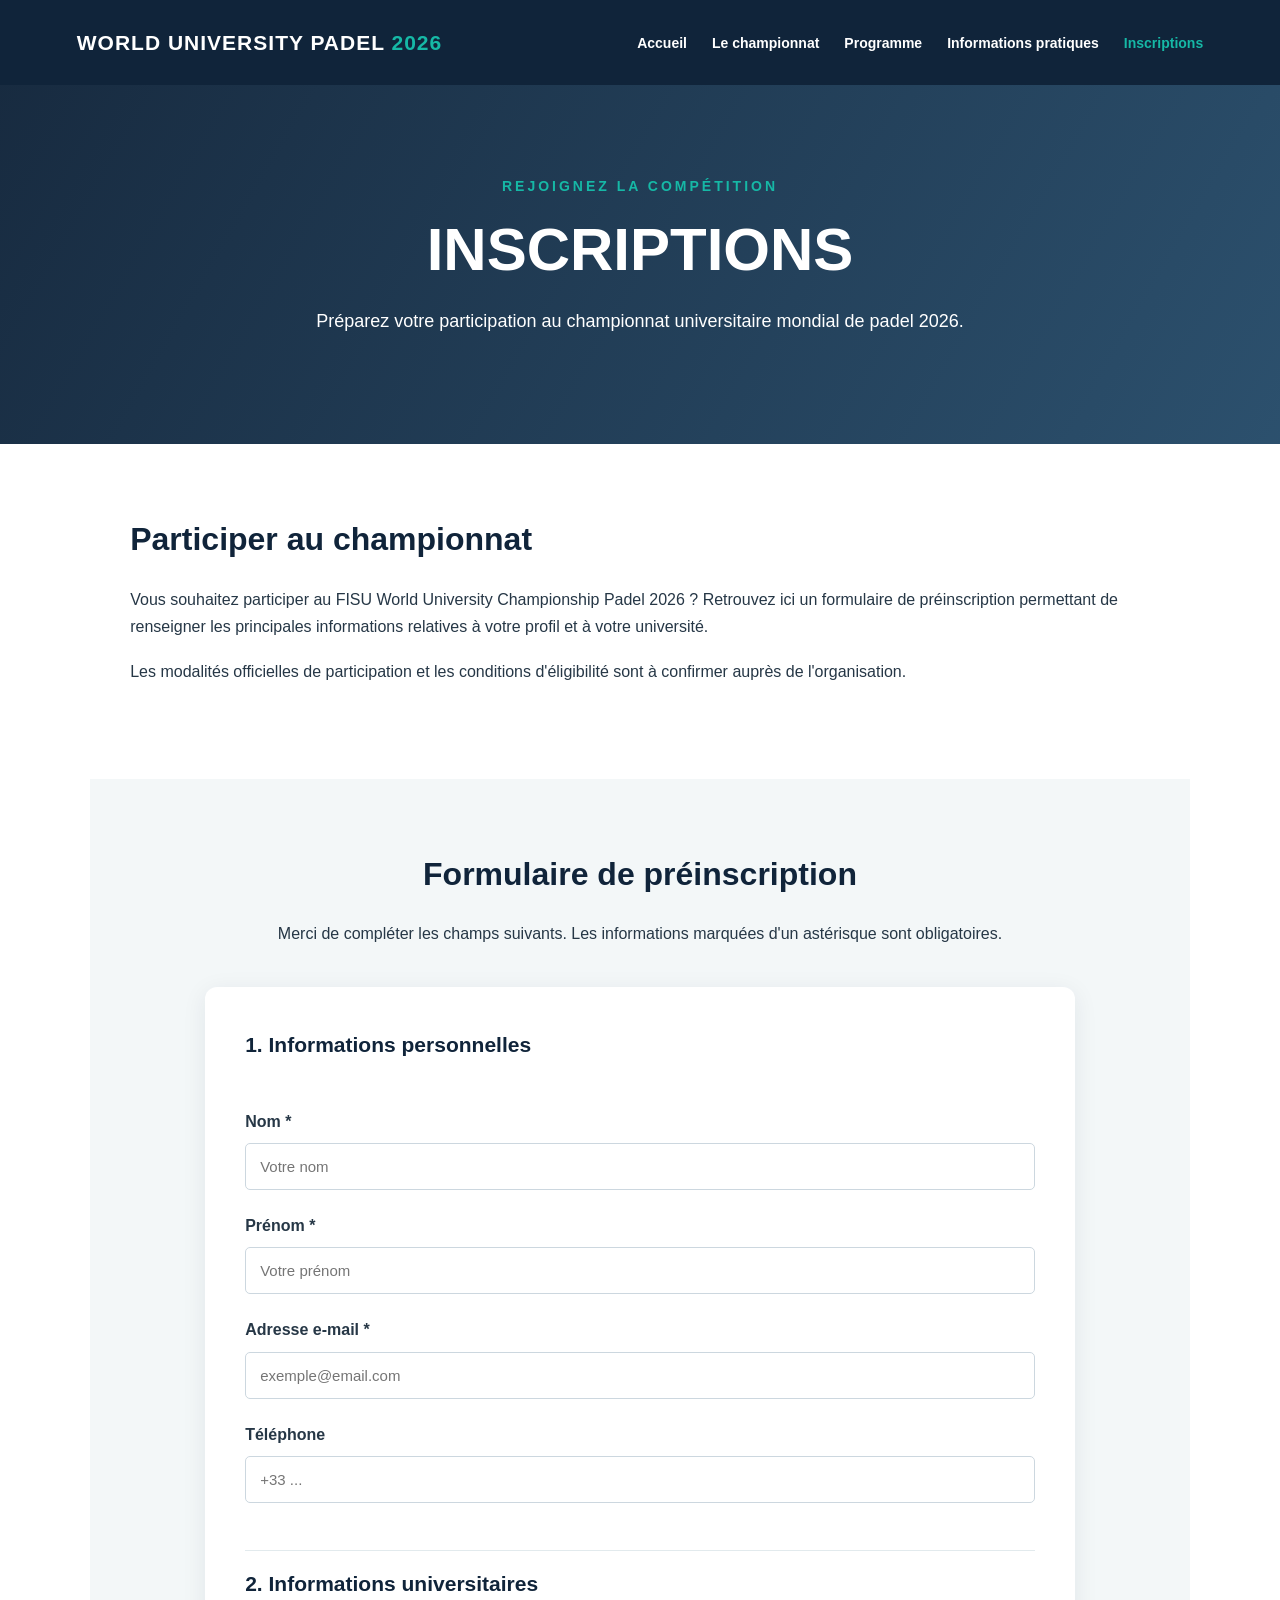
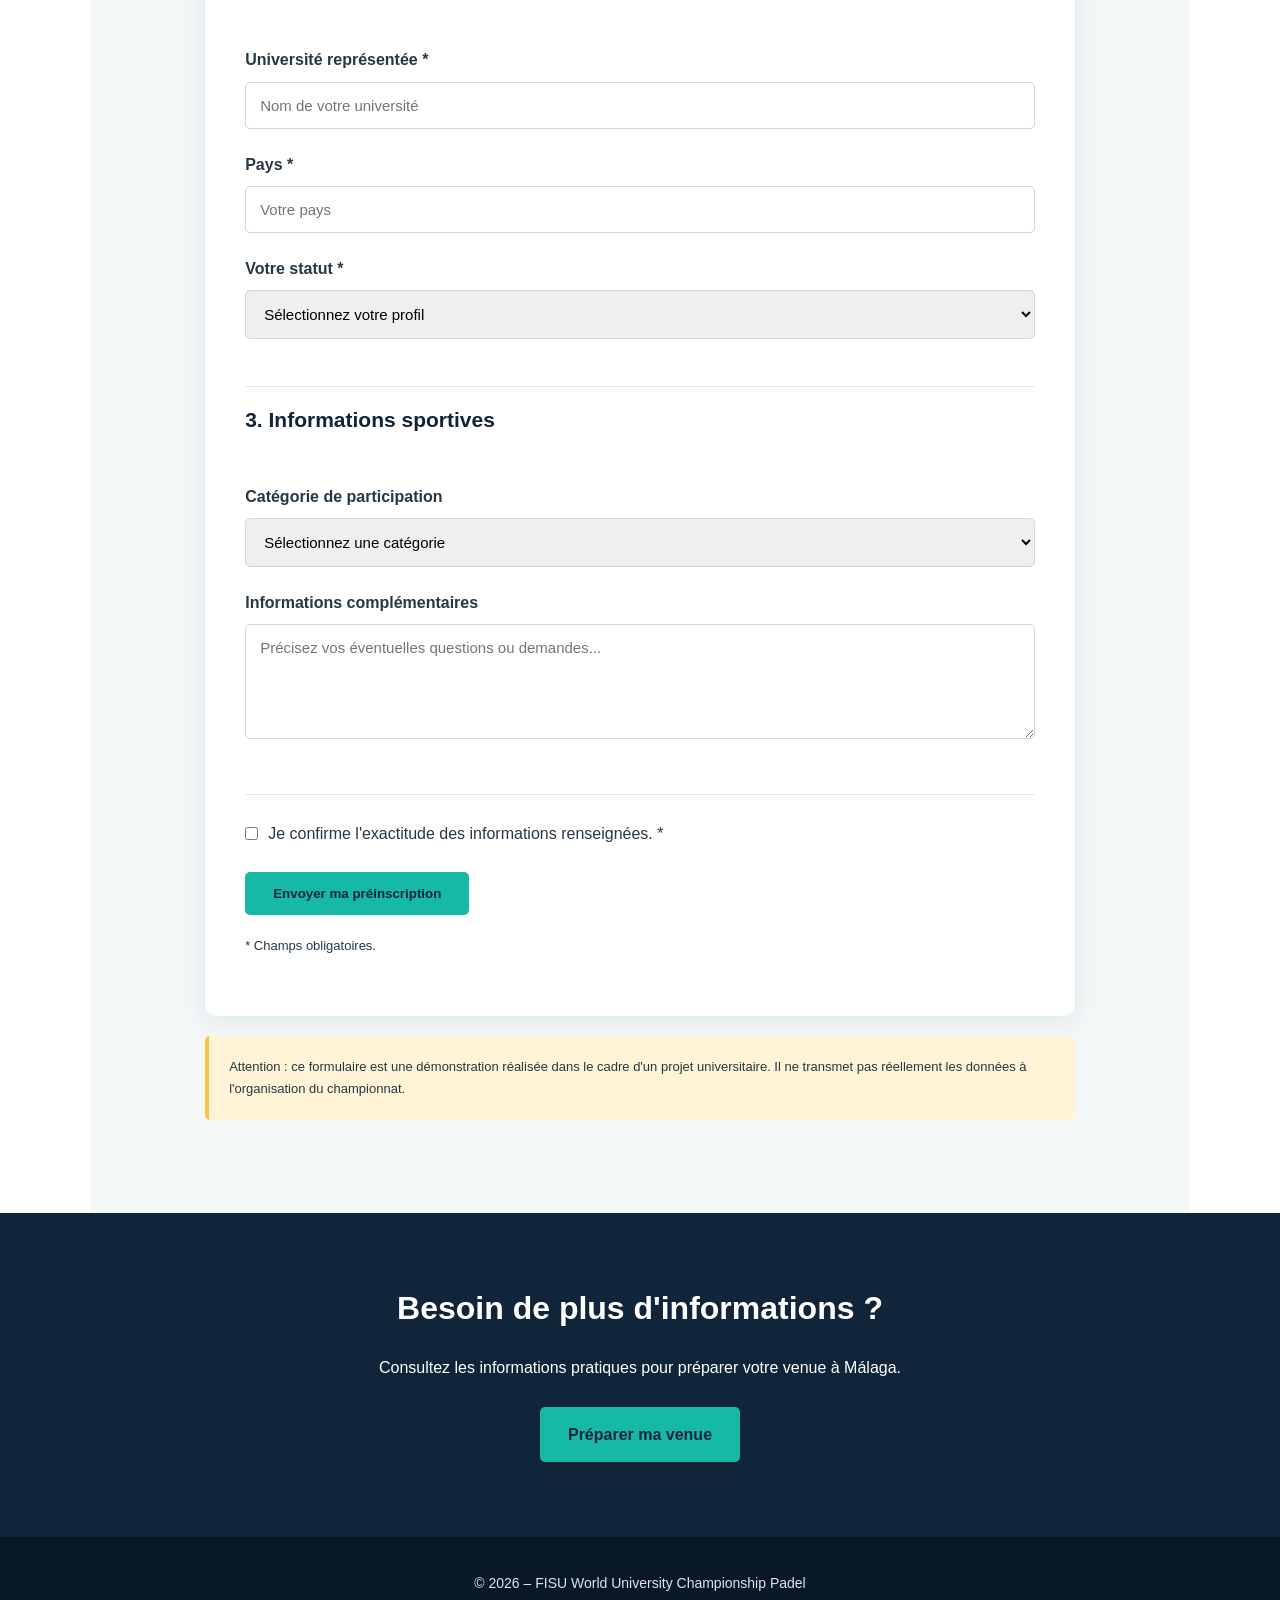
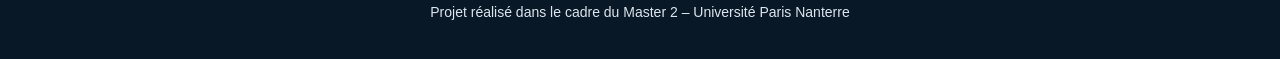
<file: inscriptions.html>
<!DOCTYPE html>
<html lang="fr">

<head>
    <meta charset="UTF-8">
    <meta name="viewport" content="width=device-width, initial-scale=1.0">

    <meta name="description" content="Formulaire de participation au FISU World University Championship Padel 2026.">

    <title>Inscriptions | Padel 2026</title>

    <link rel="stylesheet" href="style.css">
</head>

<body>

<header>

    <div class="logo">
        WORLD UNIVERSITY PADEL <span>2026</span>
    </div>

    <nav>
        <ul>
            <li><a href="index.html">Accueil</a></li>
            <li><a href="evenement.html">Le championnat</a></li>
            <li><a href="programme.html">Programme</a></li>
            <li><a href="infos-pratiques.html">Informations pratiques</a></li>
            <li><a href="inscriptions.html" class="active">Inscriptions</a></li>
        </ul>
    </nav>

</header>

<main>

    <section class="page-banner">

        <p class="subtitle">REJOIGNEZ LA COMPÉTITION</p>

        <h1>INSCRIPTIONS</h1>

        <p>
            Préparez votre participation au championnat
            universitaire mondial de padel 2026.
        </p>

    </section>


    <section class="content-section">

        <h2>Participer au championnat</h2>

        <p>
            Vous souhaitez participer au FISU World University
            Championship Padel 2026 ?

            Retrouvez ici un formulaire de préinscription permettant
            de renseigner les principales informations relatives
            à votre profil et à votre université.
        </p>

        <p>
            Les modalités officielles de participation et les
            conditions d'éligibilité sont à confirmer auprès
            de l'organisation.
        </p>

    </section>


    <section class="registration-section">

        <div class="registration-intro">

            <h2>Formulaire de préinscription</h2>

            <p>
                Merci de compléter les champs suivants.
                Les informations marquées d'un astérisque
                sont obligatoires.
            </p>

        </div>


        <form action="#" method="post">

            <fieldset>

                <legend>1. Informations personnelles</legend>

                <div class="form-group">

                    <label for="nom">Nom *</label>

                    <input
                        type="text"
                        id="nom"
                        name="nom"
                        placeholder="Votre nom"
                        required
                    >

                </div>


                <div class="form-group">

                    <label for="prenom">Prénom *</label>

                    <input
                        type="text"
                        id="prenom"
                        name="prenom"
                        placeholder="Votre prénom"
                        required
                    >

                </div>


                <div class="form-group">

                    <label for="email">Adresse e-mail *</label>

                    <input
                        type="email"
                        id="email"
                        name="email"
                        placeholder="exemple@email.com"
                        required
                    >

                </div>


                <div class="form-group">

                    <label for="telephone">Téléphone</label>

                    <input
                        type="tel"
                        id="telephone"
                        name="telephone"
                        placeholder="+33 ..."
                    >

                </div>

            </fieldset>


            <fieldset>

                <legend>2. Informations universitaires</legend>

                <div class="form-group">

                    <label for="universite">Université représentée *</label>

                    <input
                        type="text"
                        id="universite"
                        name="universite"
                        placeholder="Nom de votre université"
                        required
                    >

                </div>


                <div class="form-group">

                    <label for="pays">Pays *</label>

                    <input
                        type="text"
                        id="pays"
                        name="pays"
                        placeholder="Votre pays"
                        required
                    >

                </div>


                <div class="form-group">

                    <label for="statut">Votre statut *</label>

                    <select id="statut" name="statut" required>

                        <option value="">Sélectionnez votre profil</option>

                        <option value="etudiant-athlete">
                            Étudiant-athlète
                        </option>

                        <option value="encadrant">
                            Encadrant / entraîneur
                        </option>

                        <option value="delegation">
                            Membre d'une délégation
                        </option>

                        <option value="benevole">
                            Bénévole
                        </option>

                        <option value="autre">
                            Autre
                        </option>

                    </select>

                </div>

            </fieldset>


            <fieldset>

                <legend>3. Informations sportives</legend>

                <div class="form-group">

                    <label for="categorie">Catégorie de participation</label>

                    <select id="categorie" name="categorie">

                        <option value="">Sélectionnez une catégorie</option>

                        <option value="hommes">Tableau masculin</option>

                        <option value="femmes">Tableau féminin</option>

                        <option value="autre">Autre / À préciser</option>

                    </select>

                </div>


                <div class="form-group">

                    <label for="message">Informations complémentaires</label>

                    <textarea
                        id="message"
                        name="message"
                        rows="5"
                        placeholder="Précisez vos éventuelles questions ou demandes..."
                    ></textarea>

                </div>

            </fieldset>


            <div class="form-consent">

                <label>

                    <input
                        type="checkbox"
                        name="consentement"
                        required
                    >

                    Je confirme l'exactitude des informations
                    renseignées. *

                </label>

            </div>


            <button type="submit" class="btn">
                Envoyer ma préinscription
            </button>

            <p class="form-note">
                * Champs obligatoires.
            </p>

        </form>

        <p class="form-warning">
            Attention : ce formulaire est une démonstration
            réalisée dans le cadre d'un projet universitaire.
            Il ne transmet pas réellement les données à
            l'organisation du championnat.
        </p>

    </section>


    <section class="discover">

        <h2>Besoin de plus d'informations ?</h2>

        <p>
            Consultez les informations pratiques pour préparer
            votre venue à Málaga.
        </p>

        <a href="infos-pratiques.html" class="btn">
            Préparer ma venue
        </a>

    </section>

</main>


<footer>

    <p>© 2026 – FISU World University Championship Padel</p>

    <p>
        Projet réalisé dans le cadre du Master 2 –
        Université Paris Nanterre
    </p>

</footer>

</body>
</html>
</file>
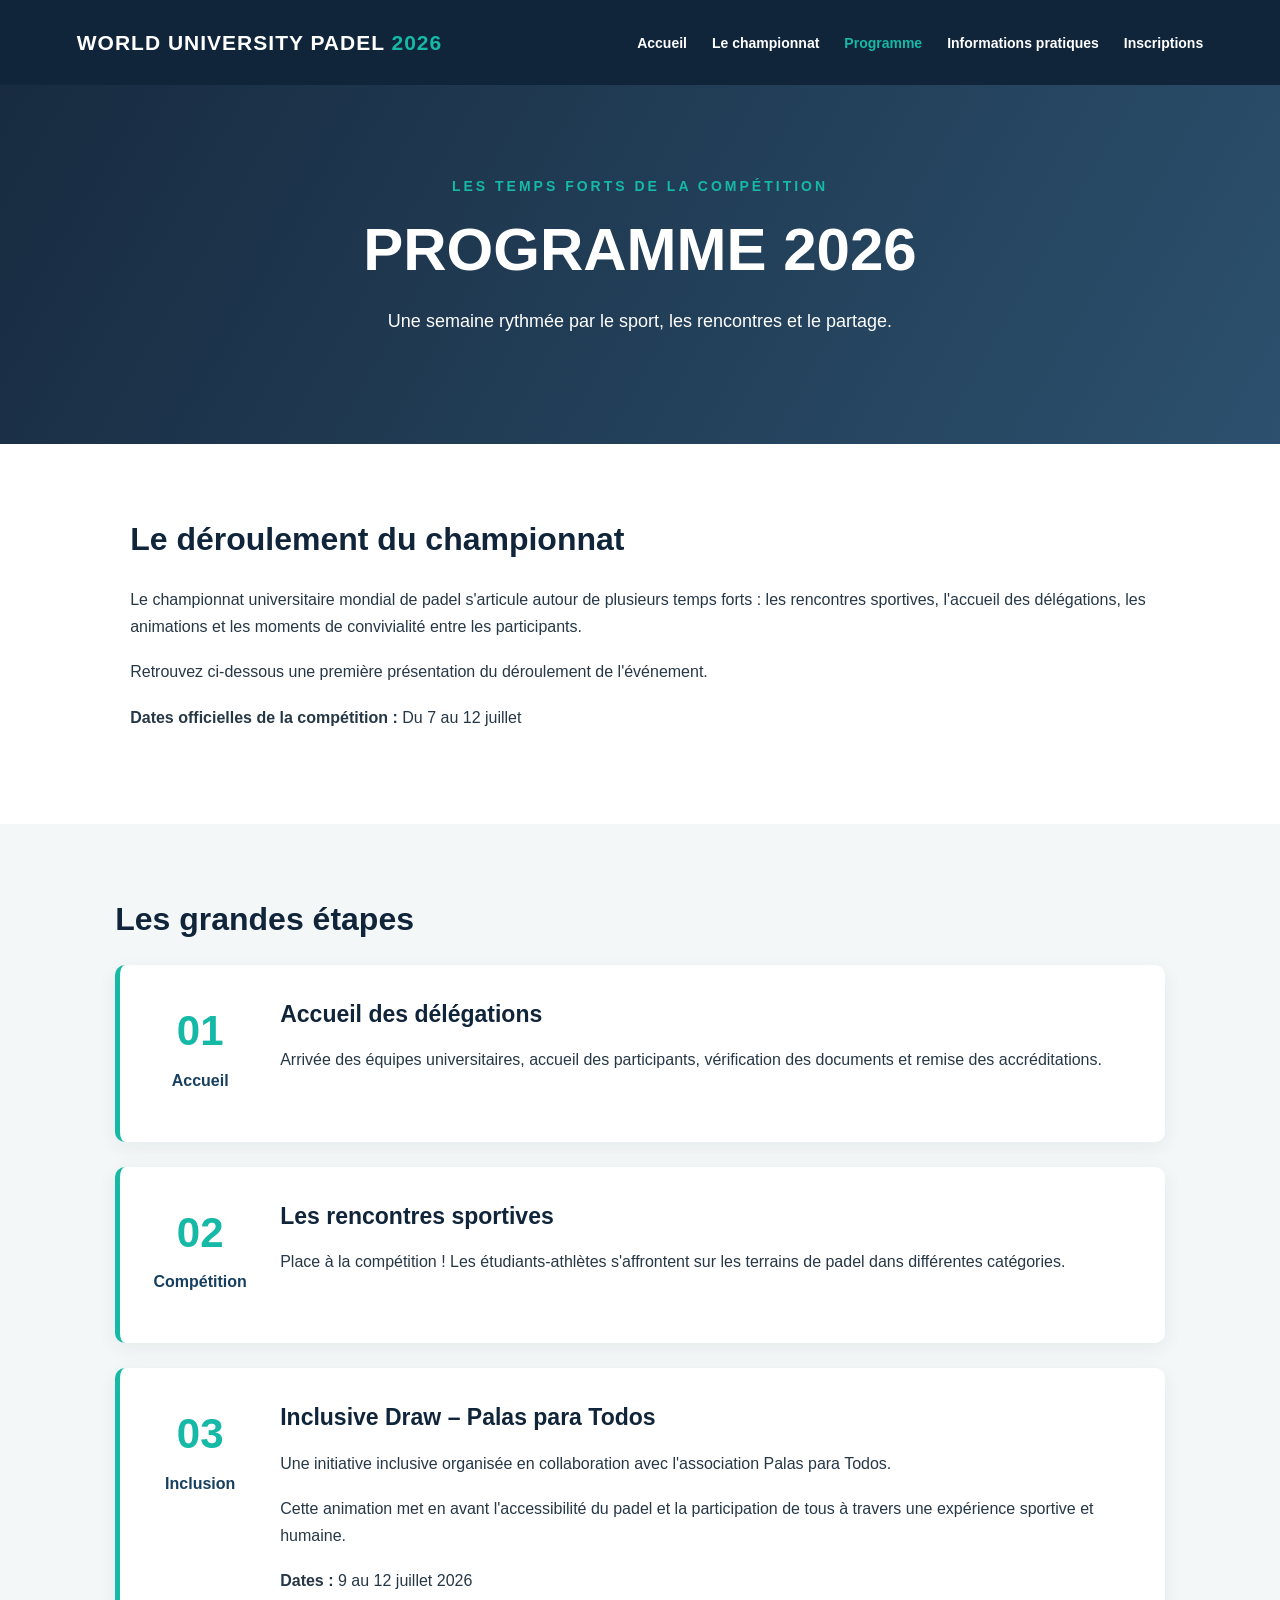
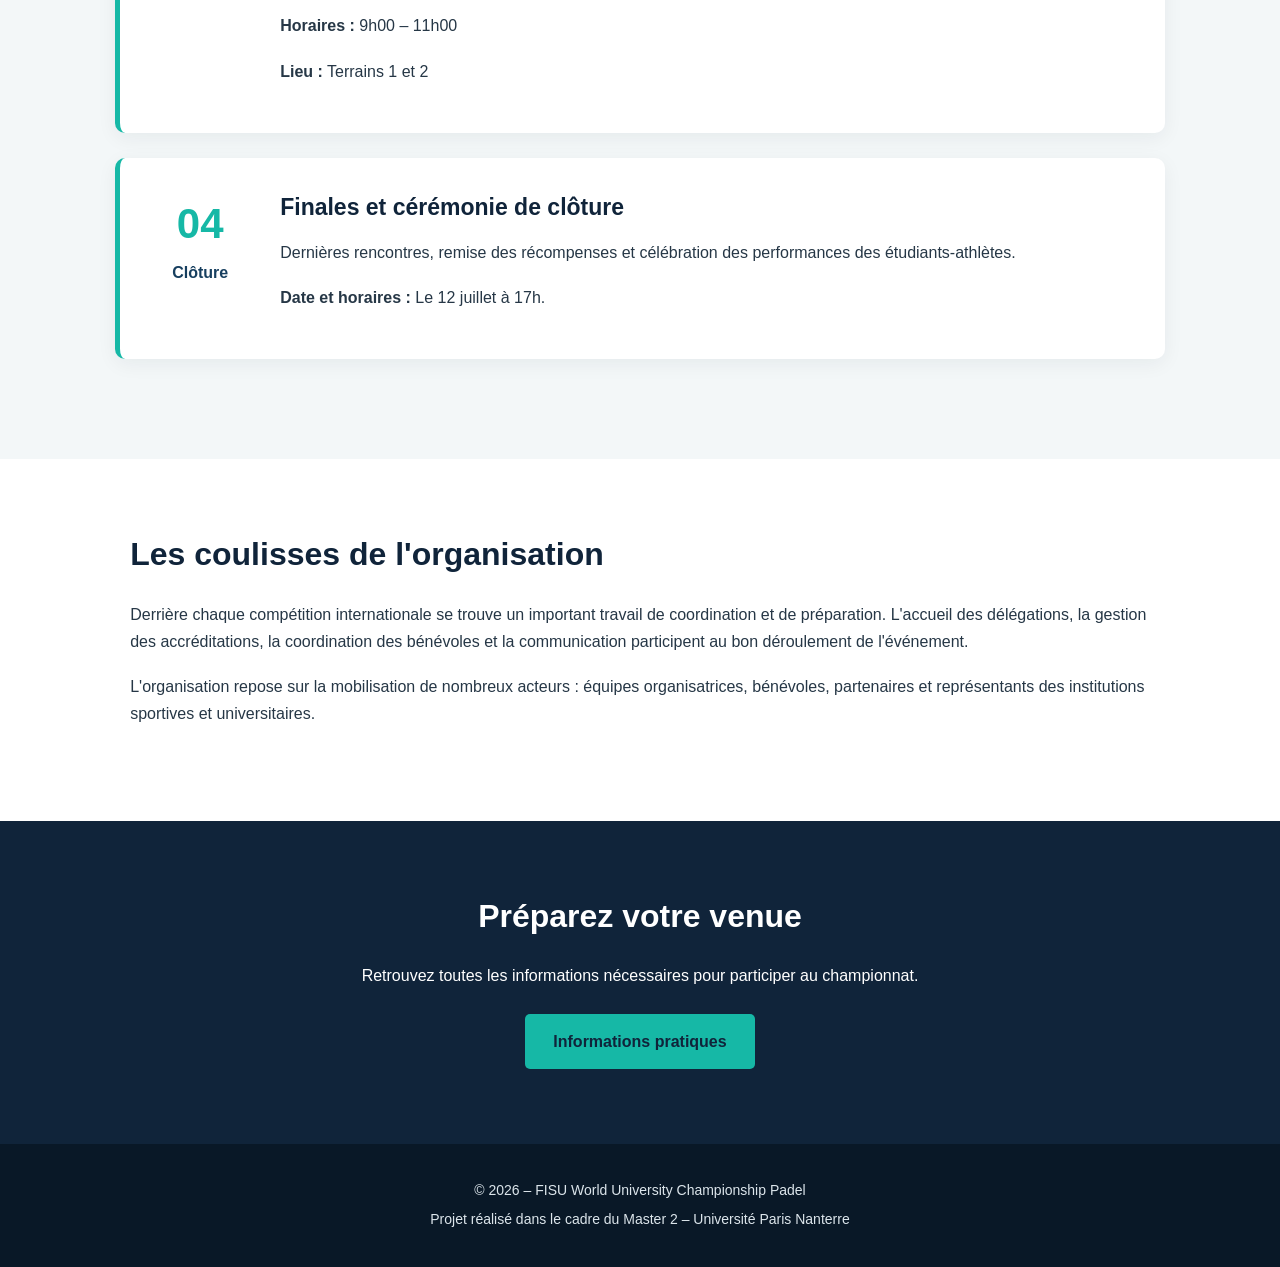
<file: programme.html>
<!DOCTYPE html>
<html lang="fr">
<head>
    <meta charset="UTF-8">
    <meta name="viewport" content="width=device-width, initial-scale=1.0">
    <meta name="description" content="Découvrez le programme du FISU World University Championship Padel 2026.">
    <title>Programme | Padel 2026</title>
    <link rel="stylesheet" href="style.css">
</head>

<body>

<header>
    <div class="logo">
        WORLD UNIVERSITY PADEL <span>2026</span>
    </div>

    <nav>
        <ul>
            <li><a href="index.html">Accueil</a></li>
            <li><a href="evenement.html">Le championnat</a></li>
            <li><a href="programme.html" class="active">Programme</a></li>
            <li><a href="infos-pratiques.html">Informations pratiques</a></li>
            <li><a href="inscriptions.html">Inscriptions</a></li>
        </ul>
    </nav>
</header>

<main>

    <section class="page-banner">
        <p class="subtitle">LES TEMPS FORTS DE LA COMPÉTITION</p>
        <h1>PROGRAMME 2026</h1>
        <p>Une semaine rythmée par le sport, les rencontres et le partage.</p>
    </section>

    <section class="content-section">
        <h2>Le déroulement du championnat</h2>

        <p>
            Le championnat universitaire mondial de padel s'articule
            autour de plusieurs temps forts : les rencontres sportives,
            l'accueil des délégations, les animations et les moments
            de convivialité entre les participants.
        </p>

        <p>
            Retrouvez ci-dessous une première présentation du
            déroulement de l'événement.
        </p>

        <p>
            <strong>Dates officielles de la compétition :</strong>
            Du 7 au 12 juillet
        </p>
    </section>

    <section class="schedule">

        <h2>Les grandes étapes</h2>

        <article class="schedule-card">
            <div class="schedule-date">
                <span>01</span>
                <p>Accueil</p>
            </div>

            <div class="schedule-content">
                <h3>Accueil des délégations</h3>
                <p>
                    Arrivée des équipes universitaires, accueil des
                    participants, vérification des documents et
                    remise des accréditations.
                </p>
        
            </div>
        </article>

        <article class="schedule-card">
            <div class="schedule-date">
                <span>02</span>
                <p>Compétition</p>
            </div>

            <div class="schedule-content">
                <h3>Les rencontres sportives</h3>
                <p>
                    Place à la compétition ! Les étudiants-athlètes
                    s'affrontent sur les terrains de padel dans
                    différentes catégories.
                </p>
    
            </div>
        </article>

        <article class="schedule-card">
            <div class="schedule-date">
                <span>03</span>
                <p>Inclusion</p>
            </div>

            <div class="schedule-content">
                <h3>Inclusive Draw – Palas para Todos</h3>
                <p>
                    Une initiative inclusive organisée en collaboration
                    avec l'association Palas para Todos.
                </p>
                <p>
                    Cette animation met en avant l'accessibilité
                    du padel et la participation de tous à travers
                    une expérience sportive et humaine.
                </p>
                <p><strong>Dates :</strong> 9 au 12 juillet 2026</p>
                <p><strong>Horaires :</strong> 9h00 – 11h00</p>
                <p><strong>Lieu :</strong> Terrains 1 et 2</p>
            </div>
        </article>

        <article class="schedule-card">
            <div class="schedule-date">
                <span>04</span>
                <p>Clôture</p>
            </div>

            <div class="schedule-content">
                <h3>Finales et cérémonie de clôture</h3>
                <p>
                    Dernières rencontres, remise des récompenses
                    et célébration des performances des étudiants-athlètes.
                </p>
                <p><strong>Date et horaires :</strong> Le 12 juillet à 17h.</p>
            </div>
        </article>

    </section>

    <section class="content-section">
        <h2>Les coulisses de l'organisation</h2>

        <p>
            Derrière chaque compétition internationale se trouve
            un important travail de coordination et de préparation.
            L'accueil des délégations, la gestion des accréditations,
            la coordination des bénévoles et la communication
            participent au bon déroulement de l'événement.
        </p>

        <p>
            L'organisation repose sur la mobilisation de nombreux
            acteurs : équipes organisatrices, bénévoles, partenaires
            et représentants des institutions sportives et universitaires.
        </p>

        </p>
    </section>

    <section class="discover">
        <h2>Préparez votre venue</h2>
        <p>
            Retrouvez toutes les informations nécessaires pour
            participer au championnat.
        </p>
        <a href="infos-pratiques.html" class="btn">
            Informations pratiques
        </a>
    </section>

</main>

<footer>
    <p>© 2026 – FISU World University Championship Padel</p>
    <p>Projet réalisé dans le cadre du Master 2 – Université Paris Nanterre</p>
</footer>

</body>
</html>
</file>
<file: style.css>
/* =====================================
   WORLD UNIVERSITY PADEL 2026
   FEUILLE DE STYLE PRINCIPALE
===================================== */

/* COULEURS ET REGLAGES GENERAUX */

:root {
    --navy: #10243a;
    --blue: #173f5f;
    --turquoise: #16b8a6;
    --light: #f3f7f8;
    --white: #ffffff;
    --text: #263746;
    --yellow: #f5c542;
}

* {
    margin: 0;
    padding: 0;
    box-sizing: border-box;
}

html {
    scroll-behavior: smooth;
}

body {
    font-family: Arial, Helvetica, sans-serif;
    color: var(--text);
    background-color: var(--white);
    line-height: 1.7;
}

a {
    text-decoration: none;
    color: inherit;
}

img {
    max-width: 100%;
    display: block;
}

/* =====================================
   HEADER ET NAVIGATION
===================================== */

header {
    background-color: var(--navy);
    color: var(--white);
    min-height: 85px;
    padding: 18px 6%;
    display: flex;
    align-items: center;
    justify-content: space-between;
    gap: 25px;
    flex-wrap: wrap;
}

.logo {
    font-size: 21px;
    font-weight: 800;
    letter-spacing: 1px;
}

.logo span {
    color: var(--turquoise);
}

nav ul {
    display: flex;
    align-items: center;
    gap: 25px;
    list-style: none;
    flex-wrap: wrap;
}

nav a {
    color: var(--white);
    font-size: 14px;
    font-weight: 600;
    transition: 0.3s;
}

nav a:hover,
nav a.active {
    color: var(--turquoise);
}

/* =====================================
   BANNIERE PRINCIPALE
===================================== */

.hero {
    min-height: 560px;
    background:
        linear-gradient(
            rgba(9, 28, 45, 0.78),
            rgba(9, 28, 45, 0.70)
        ),
        url("images/padel-court.jpg");

    background-size: cover;
    background-position: center;
    display: flex;
    align-items: center;
    padding: 80px 10%;
    color: var(--white);
}

.hero-content {
    max-width: 750px;
}

.subtitle {
    color: var(--turquoise);
    font-weight: 800;
    letter-spacing: 3px;
    font-size: 14px;
    margin-bottom: 15px;
}

.hero h1 {
    font-size: clamp(48px, 8vw, 90px);
    line-height: 1.1;
    margin-bottom: 25px;
    font-weight: 900;
}

.hero-content > p:not(.subtitle) {
    font-size: 21px;
    margin-bottom: 30px;
}

/* =====================================
   BANNIERES DES AUTRES PAGES
===================================== */

.page-banner {
    background:
        linear-gradient(
            120deg,
            rgba(16, 36, 58, 0.97),
            rgba(23, 63, 95, 0.91)
        );

    color: var(--white);
    text-align: center;
    padding: 90px 8%;
}

.page-banner h1 {
    font-size: clamp(34px, 6vw, 60px);
    margin: 10px 0 20px;
    line-height: 1.2;
}

.page-banner p:last-child {
    font-size: 18px;
}

/* =====================================
   BOUTONS
===================================== */

.btn {
    display: inline-block;
    background-color: var(--turquoise);
    color: var(--navy);
    padding: 14px 28px;
    border-radius: 5px;
    font-weight: 800;
    border: none;
    cursor: pointer;
    transition: 0.3s;
}

.btn:hover {
    background-color: var(--yellow);
    transform: translateY(-3px);
}

/* =====================================
   SECTIONS ET TITRES
===================================== */

section {
    padding: 75px 9%;
}

.content-section {
    max-width: 1250px;
    margin: auto;
}

section h2 {
    color: var(--navy);
    font-size: 32px;
    margin-bottom: 25px;
    line-height: 1.3;
}

section p {
    margin-bottom: 18px;
}

.presentation,
.student,
.formation,
.universite {
    text-align: center;
}

.presentation {
    background-color: var(--light);
}

/* =====================================
   CARTES
===================================== */

.cards {
    display: grid;
    grid-template-columns: repeat(3, 1fr);
    gap: 25px;
    margin-top: 35px;
}

.card {
    background-color: var(--white);
    padding: 30px;
    border-radius: 10px;
    border: 1px solid #e2eaed;
    box-shadow: 0 5px 20px rgba(16, 36, 58, 0.07);
    transition: 0.3s;
}

.card:hover {
    transform: translateY(-6px);
    box-shadow: 0 12px 25px rgba(16, 36, 58, 0.12);
}

.card h3 {
    color: var(--blue);
    margin-bottom: 15px;
    font-size: 21px;
}

/* =====================================
   PRESENTATION AVEC IMAGE
===================================== */

.image-section {
    display: flex;
    align-items: center;
    gap: 50px;
    background-color: var(--light);
}

.image-section img {
    width: 48%;
    height: 340px;
    object-fit: cover;
    border-radius: 10px;
}

.image-section > div {
    flex: 1;
}

.image-section.reverse {
    background-color: var(--white);
}

.image-section.reverse img {
    order: 2;
}

.image-section ul {
    padding-left: 22px;
    margin-bottom: 18px;
}

/* =====================================
   PROGRAMME
===================================== */

.schedule {
    background-color: var(--light);
}

.schedule-card {
    display: flex;
    gap: 30px;
    background-color: var(--white);
    padding: 30px;
    margin: 25px 0;
    border-radius: 10px;
    border-left: 5px solid var(--turquoise);
    box-shadow: 0 5px 20px rgba(16, 36, 58, 0.06);
}

.schedule-date {
    min-width: 100px;
    text-align: center;
    color: var(--blue);
}

.schedule-date span {
    display: block;
    font-size: 42px;
    font-weight: 900;
    color: var(--turquoise);
}

.schedule-date p {
    font-weight: bold;
}

.schedule-content h3 {
    color: var(--navy);
    font-size: 23px;
    margin-bottom: 12px;
}

/* =====================================
   INFORMATIONS PRATIQUES
===================================== */

.practical-section {
    background-color: var(--light);
}

.practical-card {
    display: flex;
    align-items: flex-start;
    gap: 25px;
    background-color: var(--white);
    padding: 35px;
    border-radius: 10px;
    box-shadow: 0 5px 20px rgba(16, 36, 58, 0.06);
}

.practical-card h3 {
    color: var(--blue);
    font-size: 23px;
    margin-bottom: 15px;
}

.practical-icon {
    font-size: 35px;
    margin-bottom: 15px;
}

/* =====================================
   FORMULAIRE D'INSCRIPTION
===================================== */

.registration-section {
    background-color: var(--light);
    max-width: 1100px;
    margin: auto;
}

.registration-intro {
    text-align: center;
    margin-bottom: 40px;
}

form {
    background-color: var(--white);
    padding: 40px;
    border-radius: 12px;
    box-shadow: 0 5px 25px rgba(16, 36, 58, 0.08);
}

fieldset {
    border: none;
    border-bottom: 1px solid #e2eaed;
    padding: 25px 0;
    margin-bottom: 15px;
}

legend {
    color: var(--navy);
    font-size: 21px;
    font-weight: 800;
    margin-bottom: 20px;
}

.form-group {
    margin-bottom: 22px;
}

.form-group label {
    display: block;
    font-weight: 700;
    margin-bottom: 8px;
}

.form-group input,
.form-group select,
.form-group textarea {
    width: 100%;
    padding: 14px;
    border: 1px solid #ccd7df;
    border-radius: 5px;
    font-family: inherit;
    font-size: 15px;
}

.form-group input:focus,
.form-group select:focus,
.form-group textarea:focus {
    outline: 2px solid var(--turquoise);
    border-color: var(--turquoise);
}

.form-group textarea {
    resize: vertical;
}

.form-consent {
    margin: 25px 0;
}

.form-consent label {
    display: flex;
    align-items: flex-start;
    gap: 10px;
}

.form-consent input {
    margin-top: 7px;
}

.form-note,
.form-warning {
    font-size: 13px;
    margin-top: 20px;
}

.form-warning {
    padding: 20px;
    background-color: #fff4d6;
    border-left: 4px solid var(--yellow);
    border-radius: 5px;
}

/* =====================================
   SECTION DE FIN DE PAGE
===================================== */

.discover {
    text-align: center;
    background-color: var(--navy);
    color: var(--white);
}

.discover h2 {
    color: var(--white);
}

.discover p {
    max-width: 700px;
    margin: 0 auto 25px;
}

/* =====================================
   FOOTER
===================================== */

footer {
    background-color: #091827;
    color: #dce5eb;
    text-align: center;
    padding: 30px 5%;
    font-size: 14px;
}

footer p {
    margin: 5px 0;
}

/* =====================================
   RESPONSIVE : TABLETTES ET MOBILES
===================================== */

@media (max-width: 900px) {

    header {
        justify-content: center;
        text-align: center;
    }

    nav ul {
        justify-content: center;
        gap: 15px;
    }

    .cards {
        grid-template-columns: repeat(2, 1fr);
    }

    .image-section {
        flex-direction: column;
    }

    .image-section img {
        width: 100%;
    }

    .image-section.reverse img {
        order: 0;
    }

}

@media (max-width: 600px) {

    header {
        padding: 20px 4%;
    }

    .logo {
        font-size: 17px;
    }

    nav ul {
        gap: 10px;
    }

    nav a {
        font-size: 12px;
    }

    .hero {
        min-height: 450px;
        padding: 50px 7%;
    }

    .hero h1 {
        font-size: 45px;
    }

    section {
        padding: 50px 6%;
    }

    .cards {
        grid-template-columns: 1fr;
    }

    .schedule-card {
        flex-direction: column;
        gap: 10px;
    }

    .schedule-date {
        text-align: left;
    }

    .practical-card {
        flex-direction: column;
        padding: 25px;
    }

    form {
        padding: 20px;
    }

    .page-banner {
        padding: 65px 6%;
    }

}
</file>
